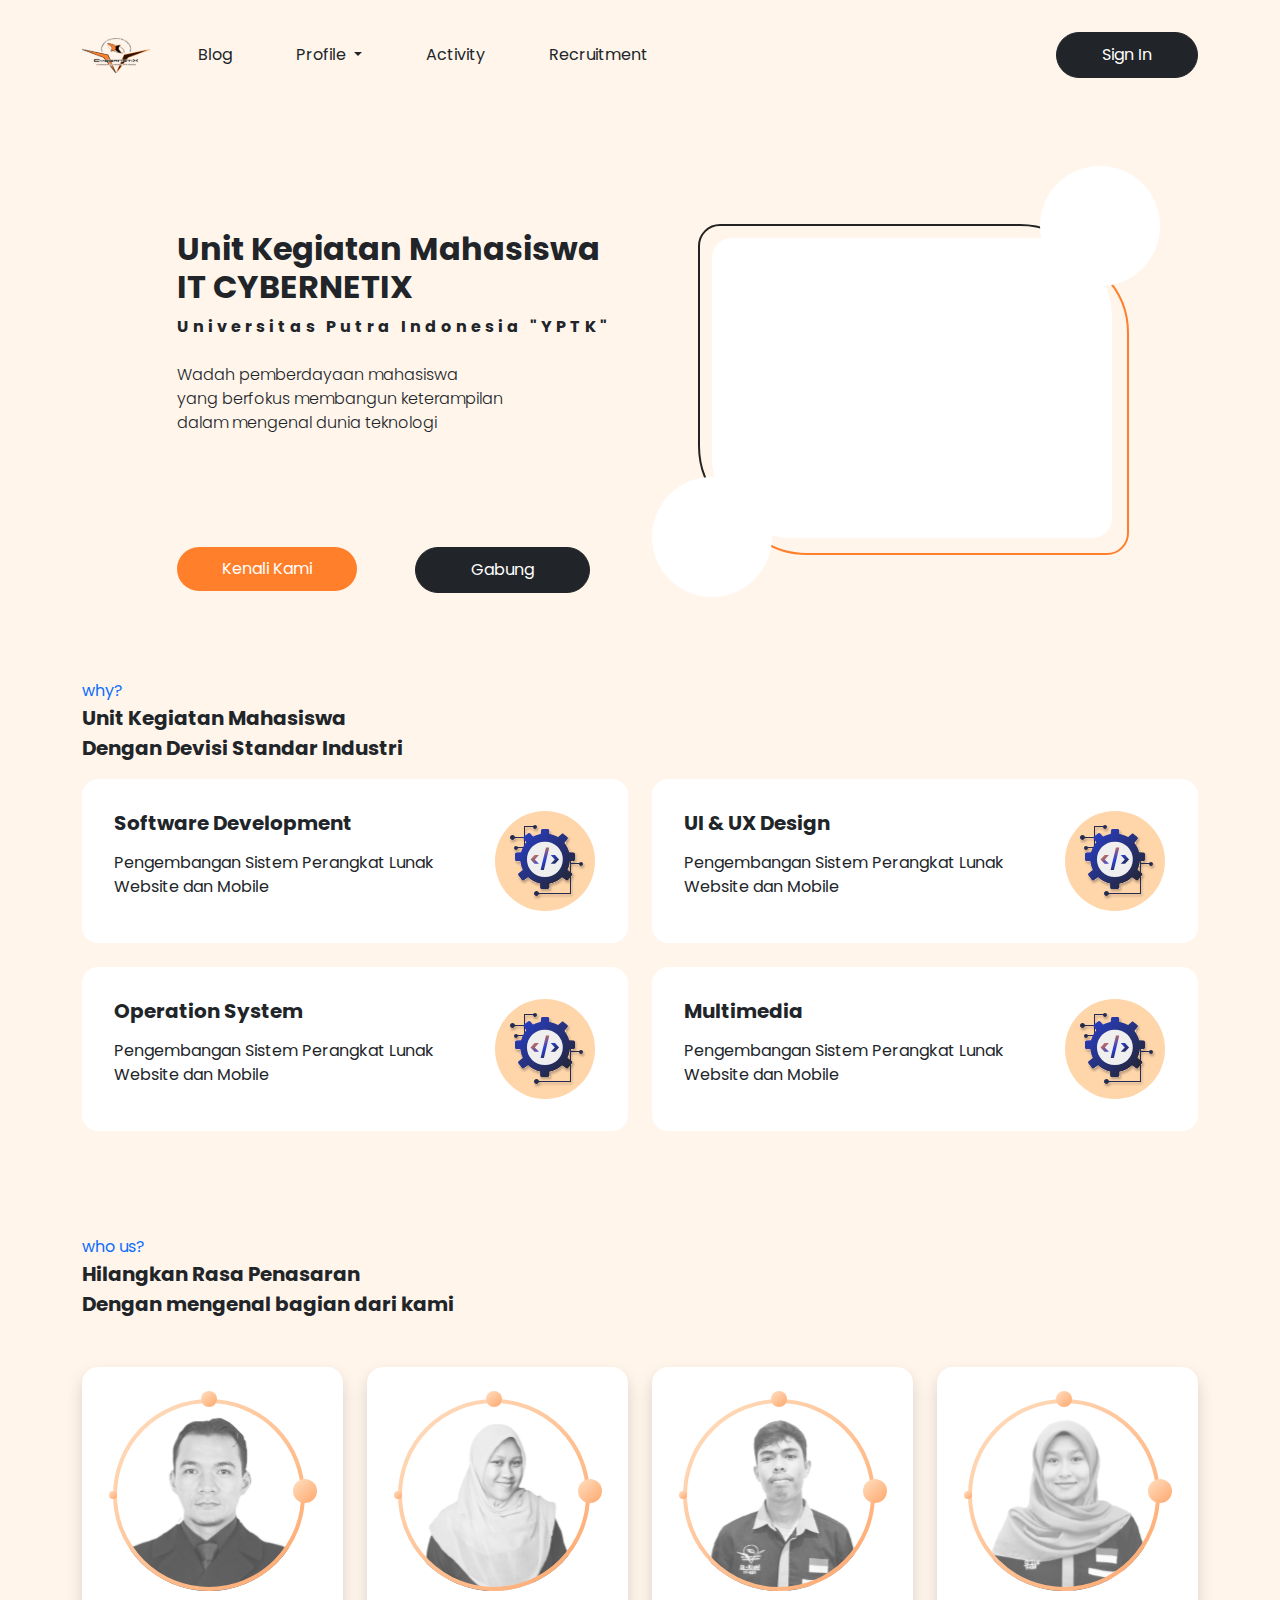
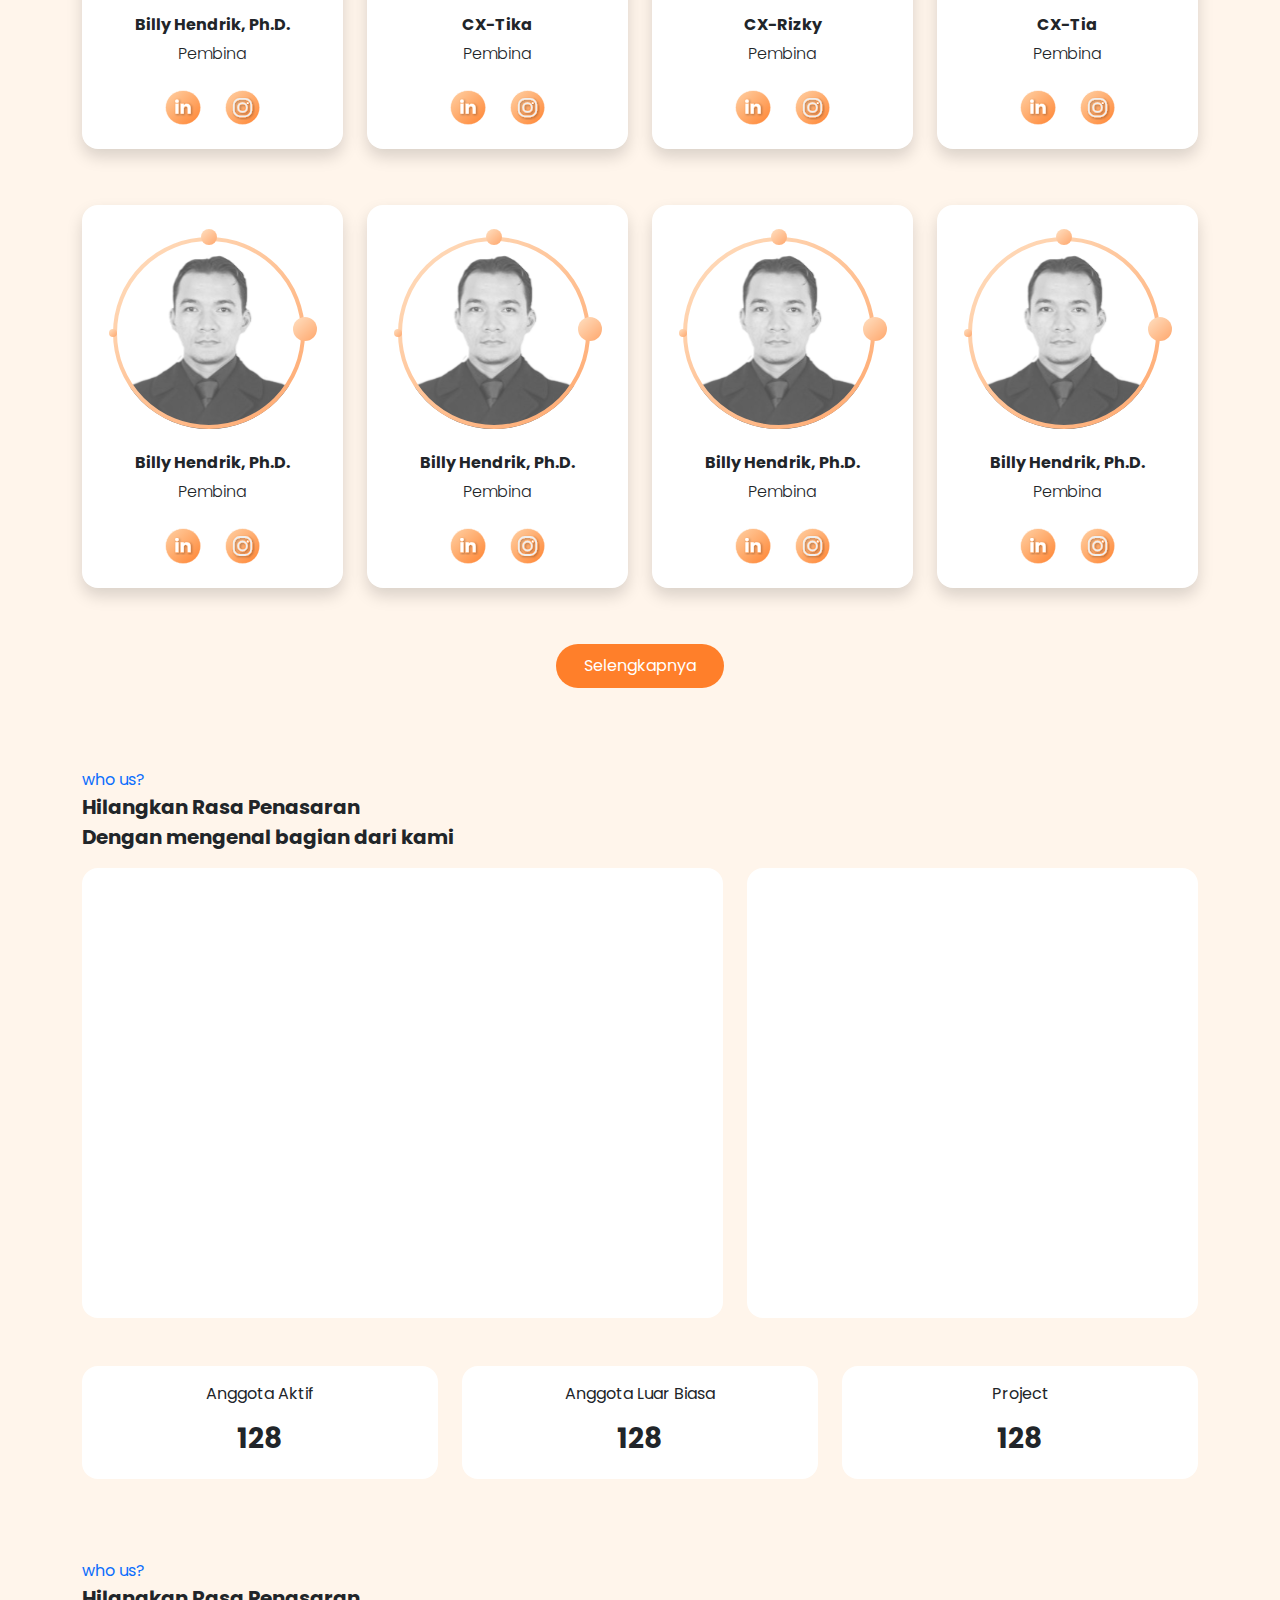
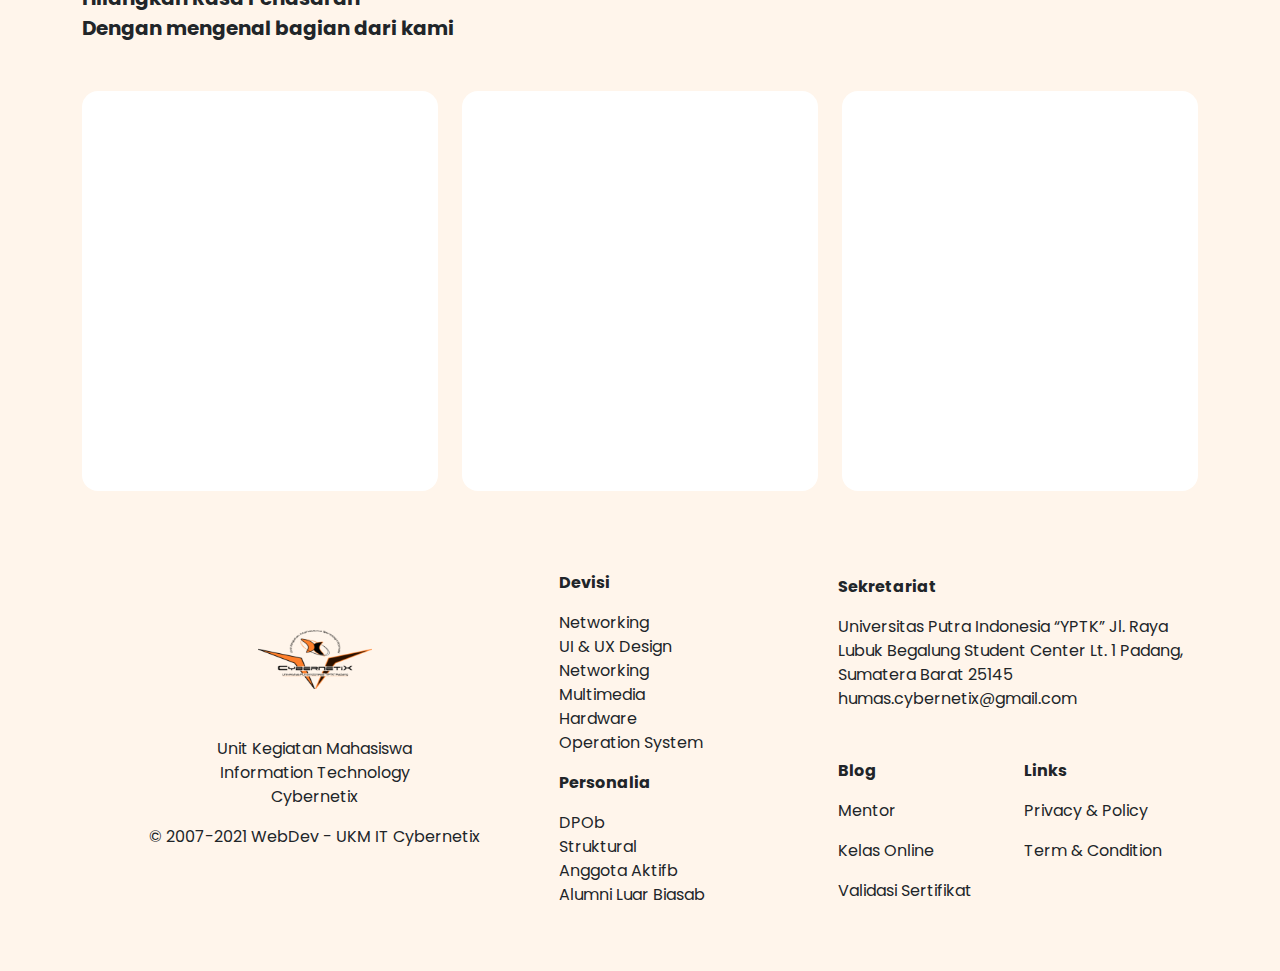
<file: index.html>
<!DOCTYPE html>
<html lang="en">
  <head>
    <!-- Required meta tags -->
    <meta charset="utf-8" />
    <meta name="viewport" content="width=device-width, initial-scale=1" />

    <!-- Bootstrap CSS -->
    <link href="asset/bootstrap/css/bootstrap.min.css" rel="stylesheet" />
    <link rel="stylesheet" href="css/style.css" />

    <title>Home</title>
  </head>
  <body>
    <!-- Navbar -->
    <nav class="navbar navbar-expand-lg navbar-light mt-4" id="navbar">
      <div class="container">
        <a class="navbar-brand" href="#">
          <img src="asset/img/logo.svg" alt="" height="35" />
        </a>
        <button class="navbar-toggler border-0" type="button" data-bs-toggle="collapse" data-bs-target="#navbarSupportedContent" aria-controls="navbarSupportedContent" aria-expanded="false" aria-label="Toggle navigation">
          <span class="navbar-toggler-icon"></span>
        </button>
        <div class="collapse navbar-collapse" id="navbarSupportedContent">
          <ul class="navbar-nav me-auto mb-2 mb-lg-0 text-dark">
            <li class="nav-item mx-4">
              <a class="nav-link text-dark" aria-current="page" href="blog.html">Blog</a>
            </li>
            <li class="nav-item dropdown mx-4">
              <a class="nav-link dropdown-toggle text-dark" href="#" id="navbarDarkDropdownMenuLink" role="button" data-bs-toggle="dropdown" aria-expanded="false">
                Profile
              </a>
              <ul class="dropdown-menu dropdown-menu-light" aria-labelledby="navbarDarkDropdownMenuLink">
                <li><a class="dropdown-item" href="#">Sejarah</a></li>
                <li><a class="dropdown-item" href="struktural.html">Struktural</a></li>
                <li><a class="dropdown-item" href="#">Struktur Organisasi</a></li>
              </ul>
            </li>
            <li class="nav-item mx-4">
              <a class="nav-link text-dark" aria-current="page" href="#">Activity</a>
            </li>
            <li class="nav-item mx-4">
              <a class="nav-link text-dark" href="#">Recruitment</a>
            </li>
          </ul>
          <form class="d-flex">
            <button class="btn btn-signin btn-dark" type="submit">Sign In</button>
          </form>
        </div>
      </div>
    </nav>

    <div class="container">
      <!-- Banner -->
      <section>
        <div class="row justify-content-center text-center banner">
          <div class="col-lg-5 col-md-12 col-sm-12 text-center text-lg-start kata">
            <h3 class="fs-2 fw-bold">
              Unit Kegiatan Mahasiswa<br />
              IT CYBERNETIX
            </h3>
            <p class="upi fw-bold">Universitas Putra Indonesia "YPTK"</p>
            <p class="desc fw-light mt-4">
              Wadah pemberdayaan mahasiswa <br />
              yang berfokus membangun keterampilan <br />
              dalam mengenal dunia teknologi
            </p>
            <div class="row btn-banner-wrapper">
              <div class="col-md-6 mb-2">
                <button class="btn btn-banner kenali" type="submit">Kenali Kami</button>
              </div>

              <div class="col-md-6">
                <button class="btn btn-dark btn-banner gabung" type="submit">Gabung</button>
              </div>
            </div>
          </div>
          <div class="img-banner col-lg-5 col-md-12">
            <img src="asset/img/banner.svg" alt="" />
          </div>
        </div>
      </section>

      <!-- WHY -->
      <section class="devisi">
        <a class="link" href="">why?</a>
        <p class="title fs-5 fw-bold">
          Unit Kegiatan Mahasiswa <br />
          Dengan Devisi Standar Industri
        </p>
        <div class="row">
          <div class="col-lg-6 col-sm-12 text-center text-lg-start text-md-start mb-4">
            <div class="card border-0 card-devisi">
              <div class="card-body">
                <div class="row justify-content-center p-3">
                  <div class="col-lg-9 mb-2">
                    <h5 class="card-title mb-3 fw-bold">Software Development</h5>
                    <p class="card-text">Pengembangan Sistem Perangkat Lunak Website dan Mobile</p>
                  </div>
                  <div class="col-lg-3 text-center">
                    <img src="asset/img/devisi/software.svg" alt="" />
                  </div>
                </div>
              </div>
            </div>
          </div>
          <div class="col-lg-6 col-sm-12 text-center text-lg-start text-md-start mb-4">
            <div class="card border-0 card-devisi">
              <div class="card-body">
                <div class="row justify-content-center p-3">
                  <div class="col-lg-9 mb-2">
                    <h5 class="card-title mb-3 fw-bold">UI & UX Design</h5>
                    <p class="card-text">Pengembangan Sistem Perangkat Lunak Website dan Mobile</p>
                  </div>
                  <div class="col-lg-3 text-center">
                    <img src="asset/img/devisi/software.svg" alt="" />
                  </div>
                </div>
              </div>
            </div>
          </div>
          <div class="col-lg-6 col-sm-12 text-center text-lg-start text-md-start mb-4">
            <div class="card border-0 card-devisi">
              <div class="card-body">
                <div class="row justify-content-center p-3">
                  <div class="col-lg-9 mb-2">
                    <h5 class="card-title mb-3 fw-bold">Operation System</h5>
                    <p class="card-text">Pengembangan Sistem Perangkat Lunak Website dan Mobile</p>
                  </div>
                  <div class="col-lg-3 text-center">
                    <img src="asset/img/devisi/software.svg" alt="" />
                  </div>
                </div>
              </div>
            </div>
          </div>
          <div class="col-lg-6 col-sm-12 text-center text-lg-start text-md-start mb-4">
            <div class="card border-0 card-devisi">
              <div class="card-body">
                <div class="row justify-content-center p-3">
                  <div class="col-lg-9 mb-2">
                    <h5 class="card-title mb-3 fw-bold">Multimedia</h5>
                    <p class="card-text">Pengembangan Sistem Perangkat Lunak Website dan Mobile</p>
                  </div>
                  <div class="col-lg-3 text-center">
                    <img src="asset/img/devisi/software.svg" alt="" />
                  </div>
                </div>
              </div>
            </div>
          </div>
        </div>
      </section>

      <!-- WHO -->
      <section class="struktural">
        <a class="link" href="">who us?</a>
        <p class="title fs-5 fw-bold">
          Hilangkan Rasa Penasaran <br />
          Dengan mengenal bagian dari kami
        </p>
        <div class="row mt-5 struktural-card">
          <div class="col-md-6 col-lg-3 col-md-6 text-center mb-2">
            <div class="card shadow p-2">
              <div class="card-body">
                <img class="profil mb-4 img-fluid" src="asset/img/struktural/billy.svg" alt="" />
                <h6 class="card-title fw-bold">Billy Hendrik, Ph.D.</h6>
                <p class="card-text mb-4 fs-6 fw-light">Pembina</p>
                <div class="row text-center justify-content-center">
                  <div class="col-3">
                    <a href=""><img class="img-fluid" src="asset/img/in.svg" alt="" /></a>
                  </div>
                  <div class="col-3">
                    <a href=""><img class="img-fluid" src="asset/img/ig.svg" alt="" /></a>
                  </div>
                </div>
              </div>
            </div>
          </div>
          <div class="col-md-6 col-lg-3 text-center mb-2">
            <div class="card shadow p-2">
              <div class="card-body">
                <img class="profil mb-4 img-fluid" src="asset/img/struktural/1.svg" alt="" />
                <h6 class="card-title fw-bold">CX-Tika</h6>
                <p class="card-text mb-4 fs-6 fw-light">Pembina</p>
                <div class="row text-center justify-content-center">
                  <div class="col-3">
                    <a href=""><img class="img-fluid" src="asset/img/in.svg" alt="" /></a>
                  </div>
                  <div class="col-3">
                    <a href=""><img class="img-fluid" src="asset/img/ig.svg" alt="" /></a>
                  </div>
                </div>
              </div>
            </div>
          </div>
          <div class="col-md-6 col-lg-3 text-center mb-2">
            <div class="card shadow p-2">
              <div class="card-body">
                <img class="profil mb-4 img-fluid" src="asset/img/struktural/2.svg" alt="" />
                <h6 class="card-title fw-bold">CX-Rizky</h6>
                <p class="card-text mb-4 fs-6 fw-light">Pembina</p>
                <div class="row text-center justify-content-center">
                  <div class="col-3">
                    <a href=""><img class="img-fluid" src="asset/img/in.svg" alt="" /></a>
                  </div>
                  <div class="col-3">
                    <a href=""><img class="img-fluid" src="asset/img/ig.svg" alt="" /></a>
                  </div>
                </div>
              </div>
            </div>
          </div>
          <div class="col-md-6 col-lg-3 text-center mb-2">
            <div class="card shadow p-2">
              <div class="card-body">
                <img class="profil mb-4 img-fluid" src="asset/img/struktural/3.svg" alt="" />
                <h6 class="card-title fw-bold">CX-Tia</h6>
                <p class="card-text mb-4 fs-6 fw-light">Pembina</p>
                <div class="row text-center justify-content-center">
                  <div class="col-3">
                    <a href=""><img class="img-fluid" src="asset/img/in.svg" alt="" /></a>
                  </div>
                  <div class="col-3">
                    <a href=""><img class="img-fluid" src="asset/img/ig.svg" alt="" /></a>
                  </div>
                </div>
              </div>
            </div>
          </div>
        </div>
        <div class="row mt-5 struktural-card">
          <div class="col-md-6 col-lg-3 text-center mb-2">
            <div class="card shadow p-2">
              <div class="card-body">
                <img class="profil mb-4 img-fluid" src="asset/img/struktural/billy.svg" alt="" />
                <h6 class="card-title fw-bold">Billy Hendrik, Ph.D.</h6>
                <p class="card-text mb-4 fs-6 fw-light">Pembina</p>
                <div class="row text-center justify-content-center">
                  <div class="col-3">
                    <a href=""><img class="img-fluid" src="asset/img/in.svg" alt="" /></a>
                  </div>
                  <div class="col-3">
                    <a href=""><img class="img-fluid" src="asset/img/ig.svg" alt="" /></a>
                  </div>
                </div>
              </div>
            </div>
          </div>
          <div class="col-md-6 col-lg-3 text-center mb-2">
            <div class="card shadow p-2">
              <div class="card-body">
                <img class="profil mb-4 img-fluid" src="asset/img/struktural/billy.svg" alt="" />
                <h6 class="card-title fw-bold">Billy Hendrik, Ph.D.</h6>
                <p class="card-text mb-4 fs-6 fw-light">Pembina</p>
                <div class="row text-center justify-content-center">
                  <div class="col-3">
                    <a href=""><img class="img-fluid" src="asset/img/in.svg" alt="" /></a>
                  </div>
                  <div class="col-3">
                    <a href=""><img class="img-fluid" src="asset/img/ig.svg" alt="" /></a>
                  </div>
                </div>
              </div>
            </div>
          </div>
          <div class="col-md-6 col-lg-3 text-center mb-2">
            <div class="card shadow p-2">
              <div class="card-body">
                <img class="profil mb-4 img-fluid" src="asset/img/struktural/billy.svg" alt="" />
                <h6 class="card-title fw-bold">Billy Hendrik, Ph.D.</h6>
                <p class="card-text mb-4 fs-6 fw-light">Pembina</p>
                <div class="row text-center justify-content-center">
                  <div class="col-3">
                    <a href=""><img class="img-fluid" src="asset/img/in.svg" alt="" /></a>
                  </div>
                  <div class="col-3">
                    <a href=""><img class="img-fluid" src="asset/img/ig.svg" alt="" /></a>
                  </div>
                </div>
              </div>
            </div>
          </div>
          <div class="col-md-6 col-lg-3 text-center mb-2">
            <div class="card shadow p-2">
              <div class="card-body">
                <img class="profil mb-4 img-fluid" src="asset/img/struktural/billy.svg" alt="" />
                <h6 class="card-title fw-bold">Billy Hendrik, Ph.D.</h6>
                <p class="card-text mb-4 fs-6 fw-light">Pembina</p>
                <div class="row text-center justify-content-center">
                  <div class="col-3">
                    <a href=""><img class="img-fluid" src="asset/img/in.svg" alt="" /></a>
                  </div>
                  <div class="col-3">
                    <a href=""><img class="img-fluid" src="asset/img/ig.svg" alt="" /></a>
                  </div>
                </div>
              </div>
            </div>
          </div>
          <a href="struktural.html" class="text-center">
          <button class="selengkapnya mt-5" type="submit">Selengkapnya</button>
        </a>
        </div>
      </section>

      <!-- BEST MOMENT -->
      <section class="best-moment">
        <a class="link" href="">who us?</a>
        <p class="title fs-5 fw-bold">
          Hilangkan Rasa Penasaran <br />
          Dengan mengenal bagian dari kami
        </p>
        <div class="row justify-content-start mb-5">
          <div class="col-lg-7 besar">
            <div class="card card-moment">
              <div class="card-body">
                <!-- <h5 class="card-title">Special title treatment</h5>
                <p class="card-text">With supporting text below as a natural lead-in to additional content.</p>
                <a href="#" class="btn btn-primary">Go somewhere</a> -->
              </div>
            </div>
          </div>
          <div class="col-lg-5 besar">
            <div class="card card-moment">
              <div class="card-body">
                <!-- <h5 class="card-title">Special title treatment</h5>
                <p class="card-text">With supporting text below asa natural lead-in.</p>
                <a href="#" class="btn btn-primary">Go somewhere</a> -->
              </div>
            </div>
          </div>
        </div>

        <div class="row justify-content-start mt-5 text-center">
          <div class="col-lg-4 besar">
            <div class="card">
              <div class="card-body">
                <p>Anggota Aktif</p>
                <h3 class="fw-bold">128</h3 class="fw-bold">
              </div>
            </div>
          </div>
          <div class="col-lg-4 besar">
            <div class="card">
              <div class="card-body">
                <p>Anggota Luar Biasa</p>
                <h3 class="fw-bold">128</h3 class="fw-bold">
              </div>
            </div>
          </div>
          <div class="col-lg-4 besar">
            <div class="card">
              <div class="card-body">
                <p>Project</p>
                <h3 class="fw-bold">128</h3>
              </div>
            </div>
          </div>
        </div>
      </section>


      <!-- Best Stories -->
      <section class="best-stories">
        <a class="link" href="">who us?</a>
        <p class="title fs-5 fw-bold">
          Hilangkan Rasa Penasaran <br />
          Dengan mengenal bagian dari kami
        </p>
        

        <div class="row justify-content-start mt-5 text-center">
          <div class="col-lg-4 besar">
            <div class="card">
              <div class="card-body">
                <!-- <p>Anggota Aktif</p>
                <h3 class="fw-bold">128</h3 class="fw-bold"> -->
              </div>
            </div>
          </div>
          <div class="col-lg-4 besar">
            <div class="card">
              <div class="card-body">
                <!-- <p>Anggota Luar Biasa</p>
                <h3 class="fw-bold">128</h3 class="fw-bold"> -->
              </div>
            </div>
          </div>
          <div class="col-lg-4 besar">
            <div class="card">
              <div class="card-body">
                <!-- <p>Project</p>
                <h3 class="fw-bold">128</h3> -->
              </div>
            </div>
          </div>
        </div>
      </section>


      <section>
        <footer>
          <div class="container footer mb-5">
            <div class="row justify-content-center  align-items-center">
              <div class="col-lg-5 col-footer logo text-center">
                <img class="mb-5" src="asset/img/logo.svg" alt="" />
                <p>
                  Unit Kegiatan Mahasiswa <br />
                  Information Technology <br />
                  Cybernetix
                </p>
                <p>© 2007-2021 WebDev - UKM IT Cybernetix</p>
              </div>
              <div class="col-lg-3 col-footer-logo">
                <p class="fw-bold">Devisi <br /></p>
                <p>
                  Networking <br />
                  UI & UX Design <br />
                  Networking <br />
                  Multimedia <br />
                  Hardware <br />
                  Operation System
                </p>
                <p class="fw-bold">Personalia <br /></p>
                <p>
                  DPOb <br />
                  Struktural <br />
                  Anggota Aktifb <br />
                  Alumni Luar Biasab
                </p>
              </div>
              <div class="col-lg-4 col-footer dev">
                <p class="fw-bold">Sekretariat</p>
                <p>Universitas Putra Indonesia “YPTK” Jl. Raya Lubuk Begalung Student Center Lt. 1 Padang, Sumatera Barat 25145 humas.cybernetix@gmail.com</p>
                <div class="row mt-5">
                  <div class="col-6">
                    <p class="fw-bold">Blog</p>
                    <p>Mentor</p>
                    <p>Kelas Online</p>
                    <p>Validasi Sertifikat</p>
                  </div>
                  <div class="col-6">
                    <p class="fw-bold">Links</p>
                    <p>Privacy & Policy</p>
                    <p>Term & Condition</p>
                  </div>
                </div>
              </div>
            </div>
          </div>
          <a href="#" id="back-to-top"><img class="img-fluid" src="asset/img/top.svg" alt="" /></a>
        </footer>
      </section>
    </div>

    <!-- Option 1: Bootstrap Bundle with Popper -->
    <script src="asset/bootstrap/js/bootstrap.min.js"></script>
    <script src="js/script.js"></script>
  </body>
</html>
</file>
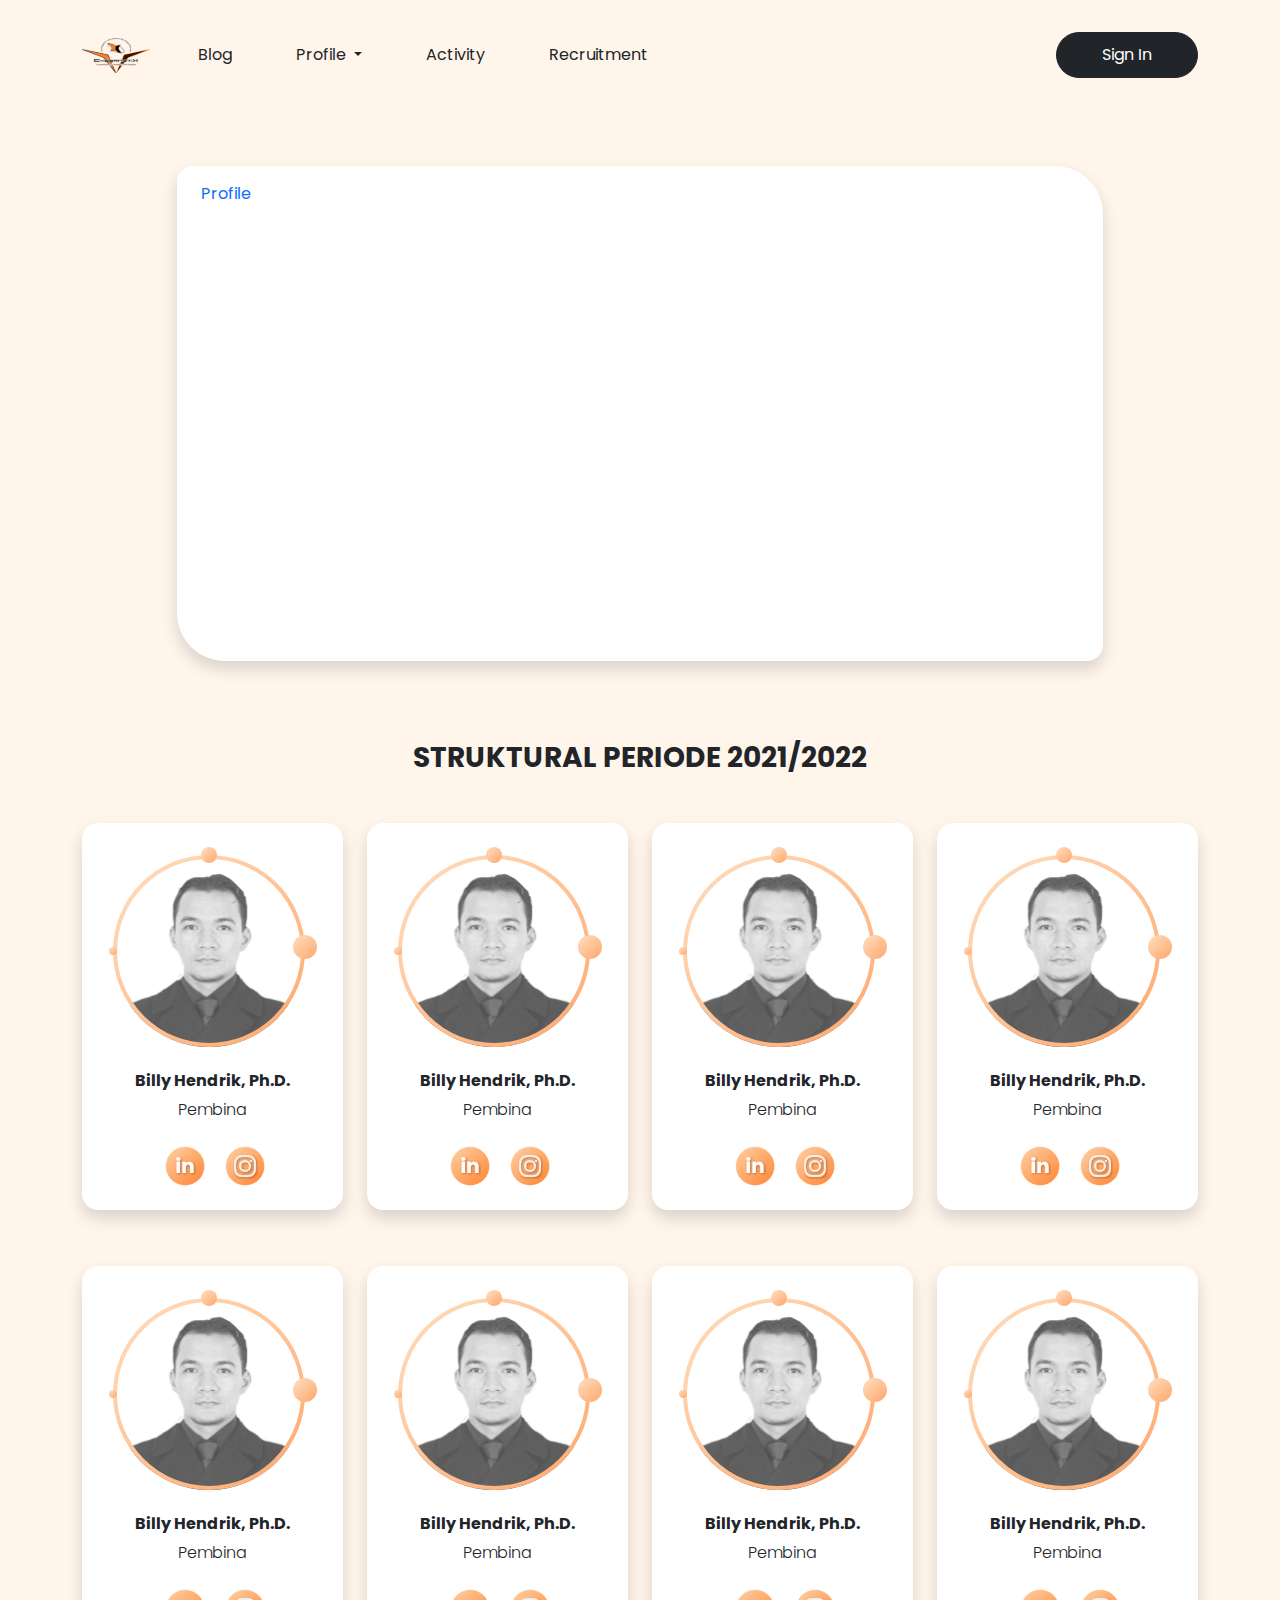
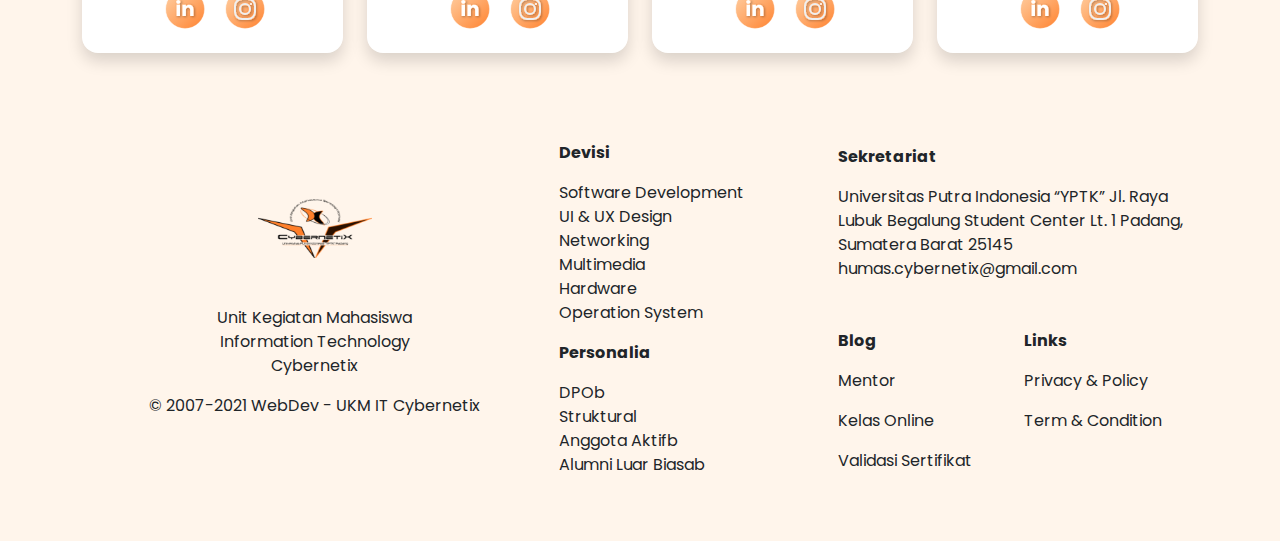
<file: struktural.html>
<!DOCTYPE html>
<html lang="en">
  <head>
    <!-- Required meta tags -->
    <meta charset="utf-8" />
    <meta name="viewport" content="width=device-width, initial-scale=1" />

    <!-- Bootstrap CSS -->
    <link href="asset/bootstrap/css/bootstrap.min.css" rel="stylesheet" />
    <link rel="stylesheet" href="css/style.css" />

    <title>Struktural</title>
  </head>
  <body>
    <!-- Navbar -->
    <nav class="navbar navbar-expand-lg navbar-light mt-4" id="navbar">
      <div class="container">
        <a class="navbar-brand" href="index.html">
          <img src="asset/img/logo.svg" alt="" height="35" />
        </a>
        <button class="navbar-toggler border-0" type="button" data-bs-toggle="collapse" data-bs-target="#navbarSupportedContent" aria-controls="navbarSupportedContent" aria-expanded="false" aria-label="Toggle navigation">
          <span class="navbar-toggler-icon"></span>
        </button>
        <div class="collapse navbar-collapse" id="navbarSupportedContent">
          <ul class="navbar-nav me-auto mb-2 mb-lg-0 text-dark">
            <li class="nav-item mx-4">
              <a class="nav-link text-dark" aria-current="page" href="blog.html">Blog</a>
            </li>
            <li class="nav-item dropdown mx-4">
              <a class="nav-link dropdown-toggle text-dark" href="#" id="navbarDarkDropdownMenuLink" role="button" data-bs-toggle="dropdown" aria-expanded="false"> Profile </a>
              <ul class="dropdown-menu dropdown-menu-light" aria-labelledby="navbarDarkDropdownMenuLink">
                <li><a class="dropdown-item" href="#">Sejarah</a></li>
                <li><a class="dropdown-item" href="#">Struktural</a></li>
                <li><a class="dropdown-item" href="#">Struktur Organisasi</a></li>
              </ul>
            </li>
            <li class="nav-item mx-4">
              <a class="nav-link text-dark" aria-current="page" href="#">Activity</a>
            </li>
            <li class="nav-item mx-4">
              <a class="nav-link text-dark" href="#">Recruitment</a>
            </li>
          </ul>
          <form class="d-flex">
            <button class="btn btn-signin btn-dark" type="submit">Sign In</button>
          </form>
        </div>
      </div>
    </nav>

    <div class="container">
      <!-- Banner -->
      <section class="struktural-dokumentasi">
        <div class="row justify-content-center">
          <div class="col-sm-10">
            <div class="card shadow">
              <div class="card-body">
                <a href="" class="p-2">Profile</a>
              </div>
            </div>
          </div>
        </div>
      </section>

      <!-- WHO -->
      <section class="struktural">
        <h3 class="text-center fw-bold mb-5">STRUKTURAL PERIODE 2021/2022</h3>
        <div class="row mt-5 struktural-card">
          <div class="col-sm-3 col-md-6 col-lg-3 col-md-6 text-center mb-2">
            <div class="card shadow p-2">
              <div class="card-body">
                <img class="profil mb-4 img-fluid" src="asset/img/struktural/billy.svg" alt="" />
                <h6 class="card-title fw-bold">Billy Hendrik, Ph.D.</h6>
                <p class="card-text mb-4 fs-6 fw-light">Pembina</p>
                <div class="row text-center justify-content-center">
                  <div class="col-3">
                    <a href=""><img src="asset/img/in.svg" alt="" /></a>
                  </div>
                  <div class="col-3">
                    <a href=""><img src="asset/img/ig.svg" alt="" /></a>
                  </div>
                </div>
              </div>
            </div>
          </div>
          <div class="col-sm-3 col-md-6 col-lg-3 text-center mb-2">
            <div class="card shadow p-2">
              <div class="card-body">
                <img class="profil mb-4 img-fluid" src="asset/img/struktural/billy.svg" alt="" />
                <h6 class="card-title fw-bold">Billy Hendrik, Ph.D.</h6>
                <p class="card-text mb-4 fs-6 fw-light">Pembina</p>
                <div class="row text-center justify-content-center">
                  <div class="col-3">
                    <a href=""><img src="asset/img/in.svg" alt="" /></a>
                  </div>
                  <div class="col-3">
                    <a href=""><img src="asset/img/ig.svg" alt="" /></a>
                  </div>
                </div>
              </div>
            </div>
          </div>
          <div class="col-sm-3 col-md-6 col-lg-3 text-center mb-2">
            <div class="card shadow p-2">
              <div class="card-body">
                <img class="profil mb-4 img-fluid" src="asset/img/struktural/billy.svg" alt="" />
                <h6 class="card-title fw-bold">Billy Hendrik, Ph.D.</h6>
                <p class="card-text mb-4 fs-6 fw-light">Pembina</p>
                <div class="row text-center justify-content-center">
                  <div class="col-3">
                    <a href=""><img src="asset/img/in.svg" alt="" /></a>
                  </div>
                  <div class="col-3">
                    <a href=""><img src="asset/img/ig.svg" alt="" /></a>
                  </div>
                </div>
              </div>
            </div>
          </div>
          <div class="col-sm-3 col-md-6 col-lg-3 text-center mb-2">
            <div class="card shadow p-2">
              <div class="card-body">
                <img class="profil mb-4 img-fluid" src="asset/img/struktural/billy.svg" alt="" />
                <h6 class="card-title fw-bold">Billy Hendrik, Ph.D.</h6>
                <p class="card-text mb-4 fs-6 fw-light">Pembina</p>
                <div class="row text-center justify-content-center">
                  <div class="col-3">
                    <a href=""><img src="asset/img/in.svg" alt="" /></a>
                  </div>
                  <div class="col-3">
                    <a href=""><img src="asset/img/ig.svg" alt="" /></a>
                  </div>
                </div>
              </div>
            </div>
          </div>
        </div>
        <div class="row mt-5 struktural-card">
          <div class="col-sm-3 col-md-6 col-lg-3 text-center mb-2">
            <div class="card shadow p-2">
              <div class="card-body">
                <img class="profil mb-4 img-fluid" src="asset/img/struktural/billy.svg" alt="" />
                <h6 class="card-title fw-bold">Billy Hendrik, Ph.D.</h6>
                <p class="card-text mb-4 fs-6 fw-light">Pembina</p>
                <div class="row text-center justify-content-center">
                  <div class="col-3">
                    <a href=""><img src="asset/img/in.svg" alt="" /></a>
                  </div>
                  <div class="col-3">
                    <a href=""><img src="asset/img/ig.svg" alt="" /></a>
                  </div>
                </div>
              </div>
            </div>
          </div>
          <div class="col-sm-3 col-md-6 col-lg-3 text-center mb-2">
            <div class="card shadow p-2">
              <div class="card-body">
                <img class="profil mb-4 img-fluid" src="asset/img/struktural/billy.svg" alt="" />
                <h6 class="card-title fw-bold">Billy Hendrik, Ph.D.</h6>
                <p class="card-text mb-4 fs-6 fw-light">Pembina</p>
                <div class="row text-center justify-content-center">
                  <div class="col-3">
                    <a href=""><img src="asset/img/in.svg" alt="" /></a>
                  </div>
                  <div class="col-3">
                    <a href=""><img src="asset/img/ig.svg" alt="" /></a>
                  </div>
                </div>
              </div>
            </div>
          </div>
          <div class="col-sm-3 col-md-6 col-lg-3 text-center mb-2">
            <div class="card shadow p-2">
              <div class="card-body">
                <img class="profil mb-4 img-fluid" src="asset/img/struktural/billy.svg" alt="" />
                <h6 class="card-title fw-bold">Billy Hendrik, Ph.D.</h6>
                <p class="card-text mb-4 fs-6 fw-light">Pembina</p>
                <div class="row text-center justify-content-center">
                  <div class="col-3">
                    <a href=""><img src="asset/img/in.svg" alt="" /></a>
                  </div>
                  <div class="col-3">
                    <a href=""><img src="asset/img/ig.svg" alt="" /></a>
                  </div>
                </div>
              </div>
            </div>
          </div>
          <div class="col-sm-3 col-md-6 col-lg-3 text-center mb-2">
            <div class="card shadow p-2">
              <div class="card-body">
                <img class="profil mb-4 img-fluid" src="asset/img/struktural/billy.svg" alt="" />
                <h6 class="card-title fw-bold">Billy Hendrik, Ph.D.</h6>
                <p class="card-text mb-4 fs-6 fw-light">Pembina</p>
                <div class="row text-center justify-content-center">
                  <div class="col-3">
                    <a href=""><img src="asset/img/in.svg" alt="" /></a>
                  </div>
                  <div class="col-3">
                    <a href=""><img src="asset/img/ig.svg" alt="" /></a>
                  </div>
                </div>
              </div>
            </div>
          </div>
        </div>
      </section>

      <section>
        <footer>
          <div class="container footer mb-5">
            <div class="row justify-content-center align-items-center">
              <div class="col-lg-5 col-footer logo text-center">
                <img class="mb-5" src="asset/img/logo.svg" alt="" />
                <p>
                  Unit Kegiatan Mahasiswa <br />
                  Information Technology <br />
                  Cybernetix
                </p>
                <p>© 2007-2021 WebDev - UKM IT Cybernetix</p>
              </div>
              <div class="col-lg-3 col-footer-logo">
                <p class="fw-bold">Devisi <br /></p>
                <p>
                  Software Development <br />
                  UI & UX Design <br />
                  Networking <br />
                  Multimedia <br />
                  Hardware <br />
                  Operation System
                </p>
                <p class="fw-bold">Personalia <br /></p>
                <p>
                  DPOb <br />
                  Struktural <br />
                  Anggota Aktifb <br />
                  Alumni Luar Biasab
                </p>
              </div>
              <div class="col-lg-4 col-footer dev">
                <p class="fw-bold">Sekretariat</p>
                <p>Universitas Putra Indonesia “YPTK” Jl. Raya Lubuk Begalung Student Center Lt. 1 Padang, Sumatera Barat 25145 humas.cybernetix@gmail.com</p>
                <div class="row mt-5">
                  <div class="col-6">
                    <p class="fw-bold">Blog</p>
                    <p>Mentor</p>
                    <p>Kelas Online</p>
                    <p>Validasi Sertifikat</p>
                  </div>
                  <div class="col-6">
                    <p class="fw-bold">Links</p>
                    <p>Privacy & Policy</p>
                    <p>Term & Condition</p>
                  </div>
                </div>
              </div>
            </div>
          </div>
        </footer>
        <a href="#" id="back-to-top"><img class="img-fluid" src="asset/img/top.svg" alt="" /></a>
      </section>
    </div>

    <!-- Option 1: Bootstrap Bundle with Popper -->
    <script src="asset/bootstrap/js/bootstrap.min.js"></script>
    <script src="js/script.js"></script>
  </body>
</html>
</file>
<file: css/style.css>
@import url("https://fonts.googleapis.com/css2?family=Poppins:wght@100;300;400&display=swap");

*,
a {
  font-family: "Poppins", sans-serif;
  text-decoration: none;
  box-sizing: border-box;
}

body {
  background-color: #fff5eb;
}
section {
  min-height: 30vh;
  margin-top: 5em;
  /* background-color: #ff7f2a; */
}
.card {
  border: none;
  border-radius: 1em;
}

/* Navbar */
nav {
  background-color: #fff5eb;
  /* height: 15vh; */
}
nav .container .collapse ul li .nav-link:hover {
  color: #ff7f2a !important;
}

nav .container .collapse .btn-signin {
  padding: 10px 45px;
  border-radius: 30px;
  transition: 0.5s;
}

nav .container .collapse .btn-signin:hover {
  opacity: 0.8;
}

nav ul li a.active {
  color: #ff7f2a !important;
}
.dropdown-menu-light {
  border: none;
  border-radius: 1em;
}

.dropdown-menu-light li a:hover {
  background-color: white;
  color: #ff7f2a;
}

/* Banner */
.kata {
  margin-top: 4em;
}
.upi {
  letter-spacing: 0.25em;
}

.btn-banner-wrapper {
  margin-top: 7em;
  /* background-color: #ff7f2a; */
}

button.kenali {
  padding: 10px 45px;
  border-radius: 30px;
  transition: 0.5s;
  background-color: #ff7f2a;
  border: #ff7f2a;
  color: #ffffff;
}
button.gabung {
  padding: 10px 55px;
  border-radius: 30px;
  transition: 0.5s;
}

.btn-banner:hover {
  opacity: 0.8;
  color: white;
}

/* WHY ? DEVISI */
.card-devisi {
  border-radius: 1em;
}

/* WHO US */

.struktural .struktural-card .profil {
  width: 13em;
  opacity: 0.7;
  transition: 0.3s;
}

.struktural .struktural-card .profil:hover {
  width: 14em;
  opacity: 1;
  margin-top: -1em;
  cursor: pointer;
}

.struktural .struktural-card .card a:hover {
  opacity: 0.8;
}

.selengkapnya {
  width: 15%;
  padding: 10px 5px;
  border-radius: 30px;
  background-color: #ff7f2a;
  transition: 0.5s;
  border: none;
  color: white;
  margin: 0 auto;
}
.selengkapnya:hover {
  opacity: 0.8;
}

/* BEST MOMENT */
.best-moment .row .card-moment {
  min-height: 50vh;
  border: none;
  border-radius: 1em;
}

/* Best Moment */

/* Best Stories */
.best-stories .card {
  min-height: 25em;
}

/* Back TO top */
#back-to-top {
  position: fixed;
  bottom: 3em;
  right: 2em;
  width: 3.5em;
  /* background-color: #fff; */
  /* color: #313943; */
  /* border: none; */
  border-radius: 5px;
  /* padding: 1em; */
  /* text-transform: uppercase; */
  cursor: pointer;
  font-weight: 700;
  box-shadow: 0 0 2em 0 rgba(0, 0, 0, 0.2);
  transition: all 0.3s ease-in-out;
  display: inline-block;
  /* text-decoration: none; */
  opacity: 0;
}

#back-to-top:hover {
  background-color: #fff;
}

#back-to-top.visible {
  opacity: 1;
}

/* ======================================== */
/* PAGE STRUKTURAL */
.struktural-dokumentasi {
  margin-top: 5em;
}

.struktural-dokumentasi .card {
  border-radius: 1em 3em;
  min-height: 55vh;
}

/* AKHIR PAGE STRUKTURAL */
/* ========================================= */

/* ========================================== */
/* Page BLog */
.blog .card-footer {
  background-color: #ff7f2a;
}

.blog .card-footer:hover {
  opacity: 0.9;
}
.blog .card-footer small {
  color: #ffffff;
}

/* Akhir Page Blog */
/* ========================================== */

@media (min-width: 1400px) {
  section {
    min-height: 0vh;
  }
  .banner {
    margin-top: 13em;
  }

  section {
    margin-top: 15em;
  }
}
/* Untuk Handphone */
@media (max-width: 768px) {
  .container {
    width: 95%;
  }
  section {
    min-height: 50vh;
  }
  /* Banner */
  .banner {
    margin-top: 1em;
  }

  .upi {
    letter-spacing: 0.15em;
  }

  .btn-banner-wrapper {
    margin-top: 3em;
    /* background-color: #ff7f2a; */
  }

  .img-banner img {
    width: 22em;
  }

  /* WHO US */
  section.struktural {
    margin-top: 7em;
  }
  .selengkapnya {
    width: 60%;
  }

  /* Untuk tablet */
}
</file>
